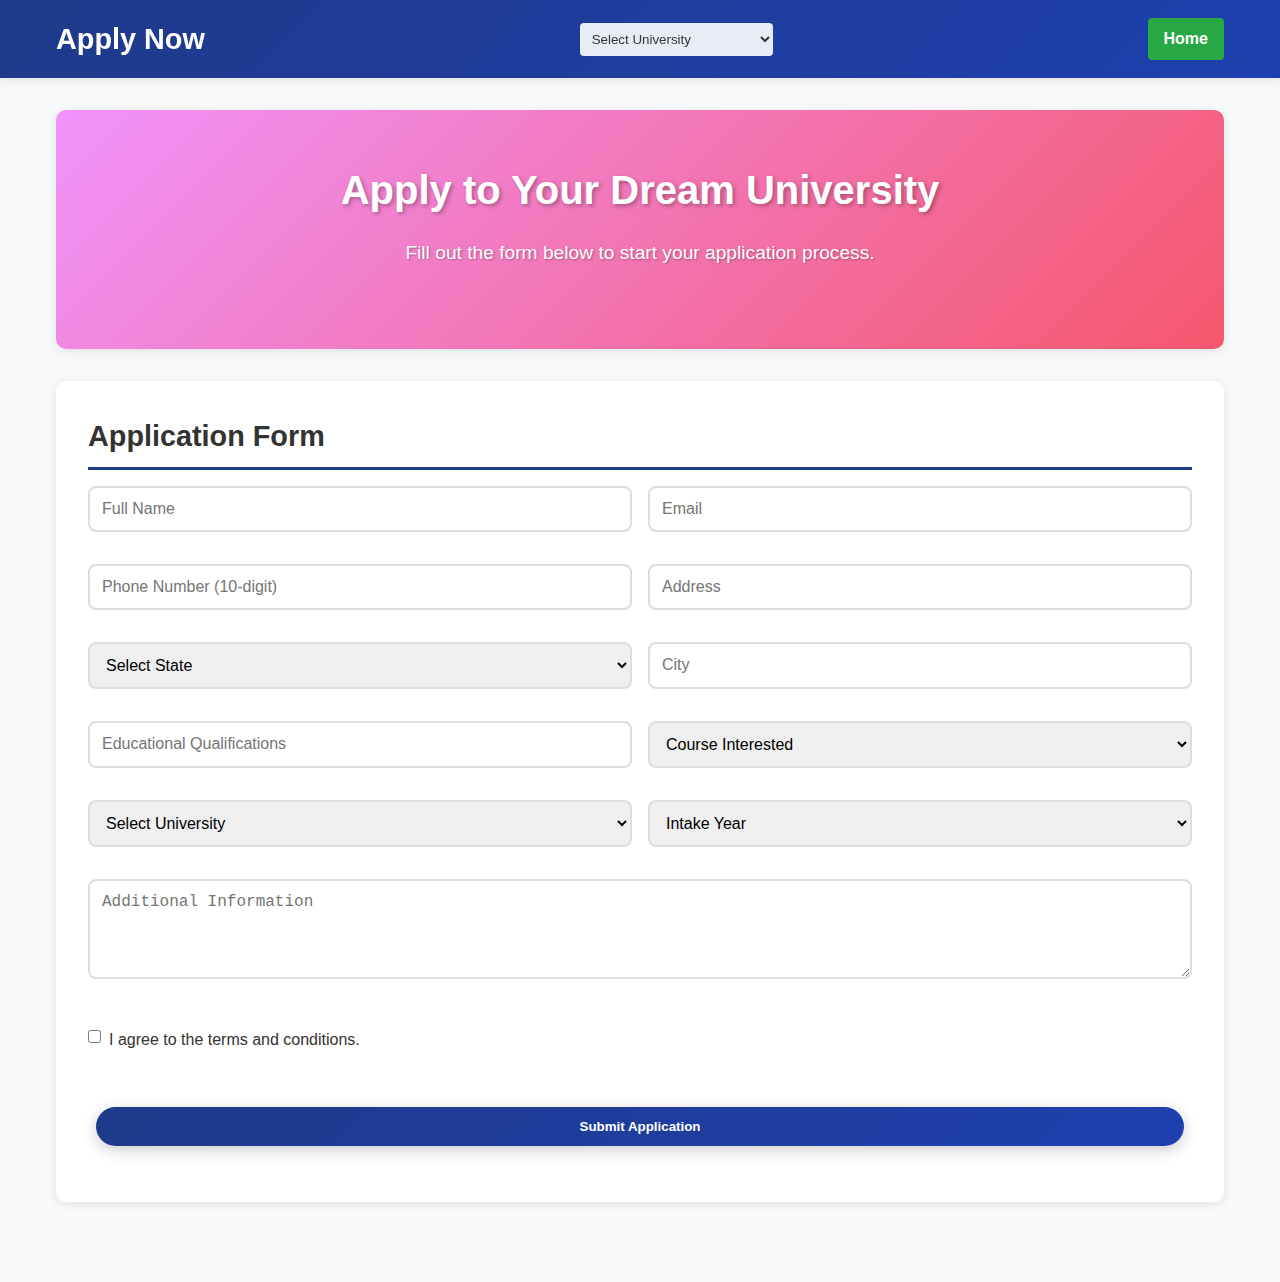
<file: apply.html>
<!DOCTYPE html>
<html lang="en">
<head>
    <meta charset="UTF-8">
    <meta name="viewport" content="width=device-width, initial-scale=1.0">
    <title>Apply Now</title>
    <link rel="stylesheet" href="css/style.css">
</head>
<body>
    <header>
        <nav>
            <div class="nav-container">
                <h1>Apply Now</h1>
                <select id="university-select">
                    <option value="">Select University</option>
                    <option value="university1.html">Tech Innovators University</option>
                    <option value="university2.html">Global Business Academy</option>
                </select>
                <a href="index.html" class="apply-btn">Home</a>
            </div>
        </nav>
    </header>
    <main>
        <section class="hero">
            <h2>Apply to Your Dream University</h2>
            <p>Fill out the form below to start your application process.</p>
        </section>
        <section id="apply-form">
            <h3>Application Form</h3>
            <form id="apply-form">
                <input type="text" name="fullName" placeholder="Full Name" required>
                <input type="email" name="email" placeholder="Email" required>
                <input type="tel" name="phone" placeholder="Phone Number (10-digit)" pattern="[0-9]{10}" required>
                <input type="text" name="address" placeholder="Address" required>
                <select name="state" required>
                    <option value="">Select State</option>
                    <option value="Maharashtra">Maharashtra</option>
                    <option value="Karnataka">Karnataka</option>
                    <!-- Add more states -->
                </select>
                <input type="text" name="city" placeholder="City" required>
                <input type="text" name="qualifications" placeholder="Educational Qualifications" required>
                <select name="course" required>
                    <option value="">Course Interested</option>
                    <option value="Computer Science">Computer Science</option>
                    <option value="Information Technology">Information Technology</option>
                    <option value="MBA">MBA</option>
                    <option value="BBA">BBA</option>
                    <!-- Add more -->
                </select>
                <select name="university" required>
                    <option value="">Select University</option>
                    <option value="Tech Innovators University">Tech Innovators University</option>
                    <option value="Global Business Academy">Global Business Academy</option>
                </select>
                <select name="intakeYear" required>
                    <option value="">Intake Year</option>
                    <option value="2024">2024</option>
                    <option value="2025">2025</option>
                </select>
                <textarea name="additionalInfo" placeholder="Additional Information"></textarea>
                <label><input type="checkbox" name="consent" required> I agree to the terms and conditions.</label>
                <button type="submit" class="btn">Submit Application</button>
            </form>
            <div id="form-message"></div>
        </section>
    </main>
    <script src="js/script.js"></script>
</body>
</html>
</file>
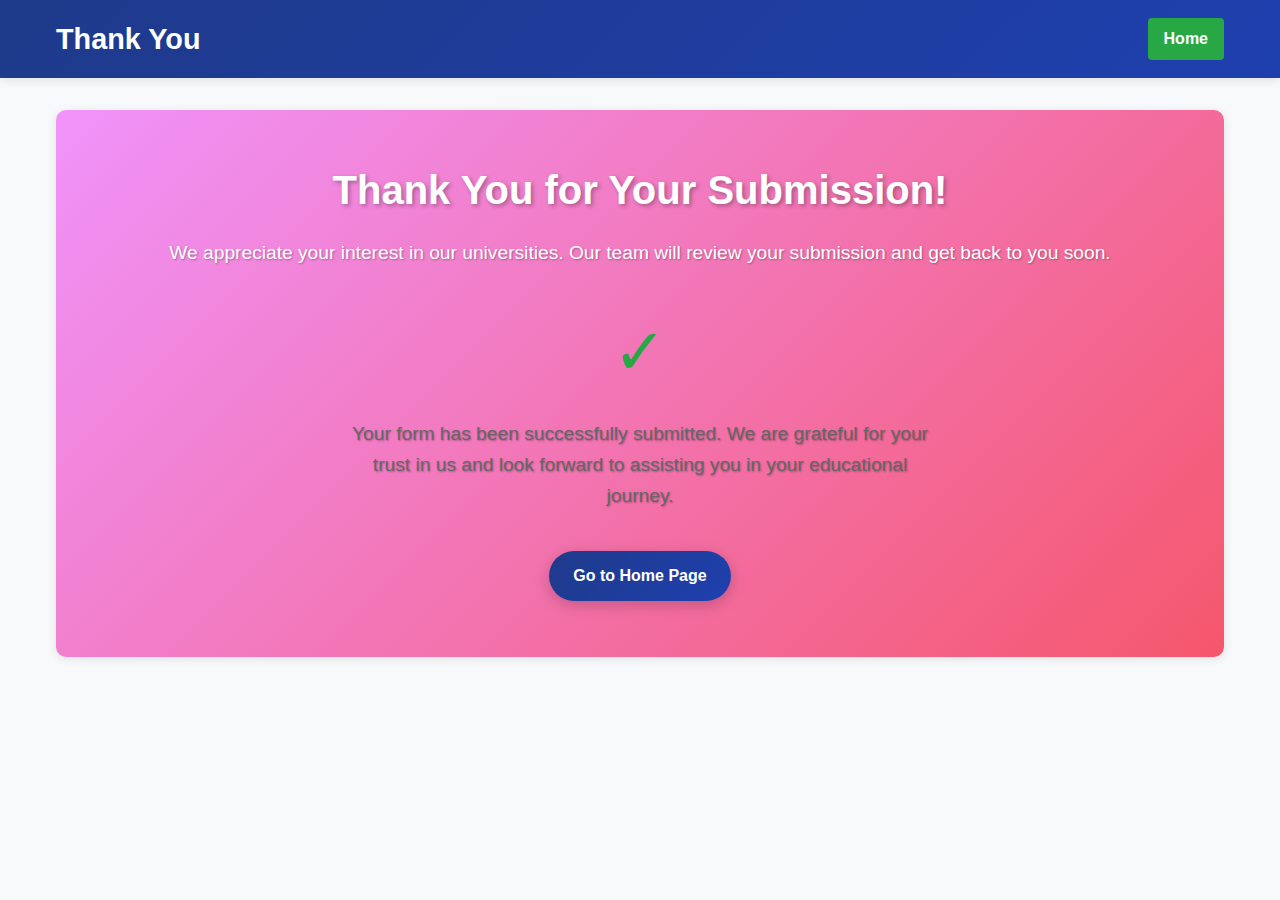
<file: thank-you.html>
<!DOCTYPE html>
<html lang="en">
<head>
    <meta charset="UTF-8">
    <meta name="viewport" content="width=device-width, initial-scale=1.0">
    <title>Thank You</title>
    <link rel="stylesheet" href="css/style.css">
</head>
<body>
    <header>
        <nav>
            <div class="nav-container">
                <h1>Thank You</h1>
                <a href="index.html" class="apply-btn">Home</a>
            </div>
        </nav>
    </header>
    <main>
        <section class="hero animate-fade-in">
            <h2>Thank You for Your Submission!</h2>
            <p>We appreciate your interest in our universities. Our team will review your submission and get back to you soon.</p>
            <div class="thank-you-content">
                <div class="thank-you-icon">✓</div>
                <p class="thank-you-message">Your form has been successfully submitted. We are grateful for your trust in us and look forward to assisting you in your educational journey.</p>
                <a href="index.html" class="btn">Go to Home Page</a>
            </div>
        </section>
    </main>
    <script src="js/script.js"></script>
</body>
</html>
</file>
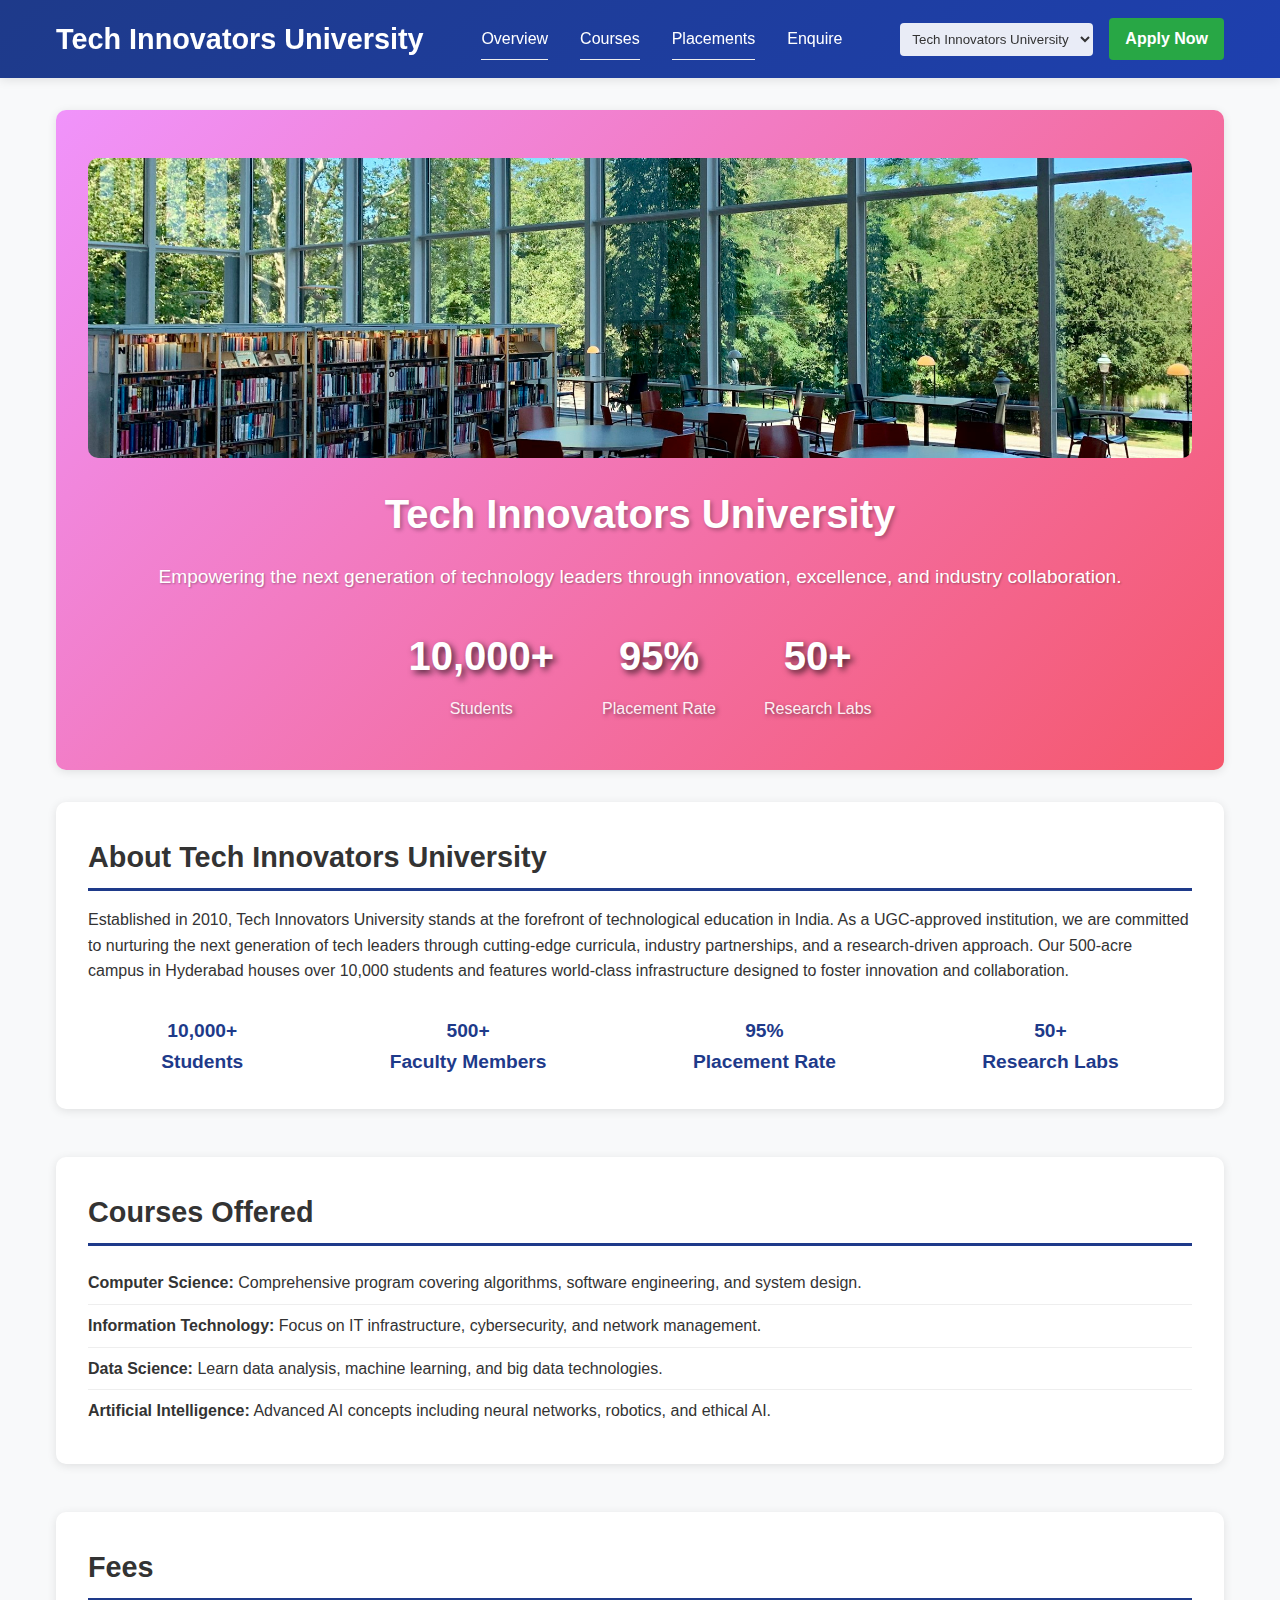
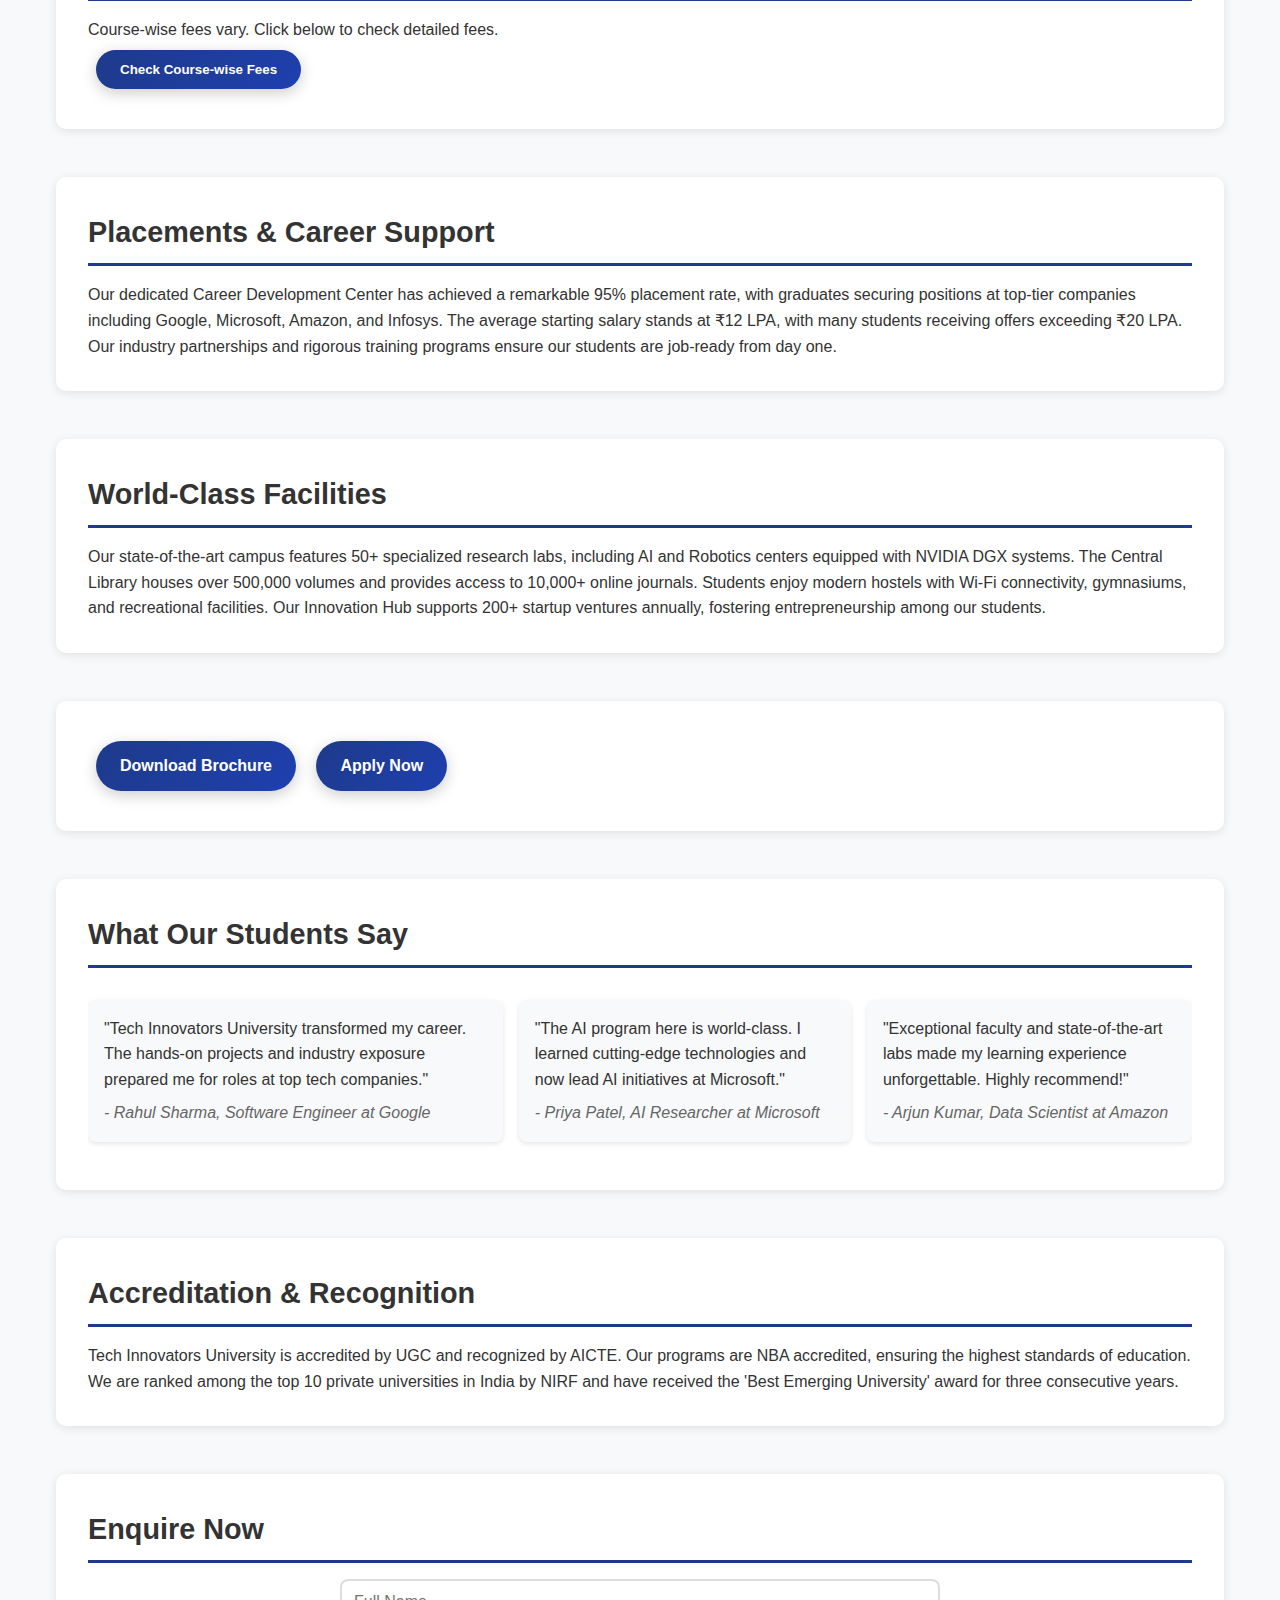
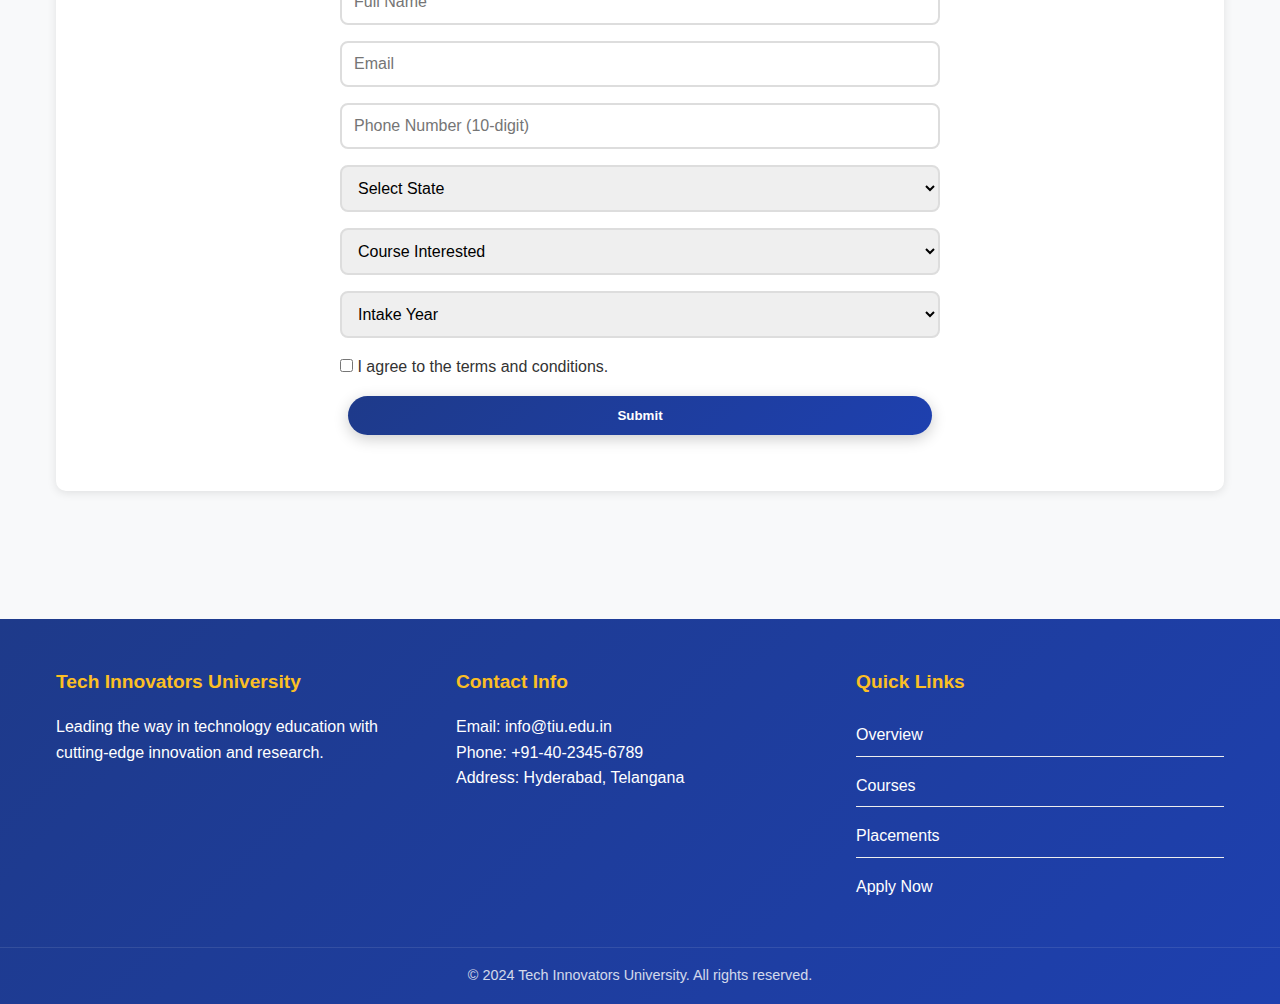
<file: university1.html>
<!DOCTYPE html>
<html lang="en">
<head>
    <meta charset="UTF-8">
    <meta name="viewport" content="width=device-width, initial-scale=1.0">
    <title>Tech Innovators University</title>
    <link rel="stylesheet" href="css/style.css">
</head>
<body>
    <header>
        <nav class="sticky-nav">
            <div class="nav-container">
                <a href="index.html?university=tiu" style="text-decoration: none; color: inherit;"><h1>Tech Innovators University</h1></a>
                <ul class="nav-menu">
                    <li><a href="#overview">Overview</a></li>
                    <li><a href="#courses">Courses</a></li>
                    <li><a href="#placements">Placements</a></li>
                    <li><a href="#lead-form">Enquire</a></li>
                </ul>
                <div class="nav-actions">
                    <select id="university-select">
                        <option value="">Select University</option>
                        <option value="university1.html" selected>Tech Innovators University</option>
                        <option value="university2.html">Global Business Academy</option>
                    </select>
                    <a href="apply.html" class="apply-btn">Apply Now</a>
                </div>
            </div>
        </nav>
    </header>
    <main>
        <section class="hero animate-fade-in">
            <img src="images/modern-tech-campus.jpg" alt="Modern Technology University Campus with Innovation Labs" class="hero-image">
            <h2>Tech Innovators University</h2>
            <p>Empowering the next generation of technology leaders through innovation, excellence, and industry collaboration.</p>
            <div class="hero-stats">
                <div class="hero-stat">
                    <span class="stat-number">10,000+</span>
                    <span class="stat-label">Students</span>
                </div>
                <div class="hero-stat">
                    <span class="stat-number">95%</span>
                    <span class="stat-label">Placement Rate</span>
                </div>
                <div class="hero-stat">
                    <span class="stat-number">50+</span>
                    <span class="stat-label">Research Labs</span>
                </div>
            </div>
        </section>
        <section id="overview" class="animate-slide-up">
            <h3>About Tech Innovators University</h3>
            <p>Established in 2010, Tech Innovators University stands at the forefront of technological education in India. As a UGC-approved institution, we are committed to nurturing the next generation of tech leaders through cutting-edge curricula, industry partnerships, and a research-driven approach. Our 500-acre campus in Hyderabad houses over 10,000 students and features world-class infrastructure designed to foster innovation and collaboration.</p>
            <div class="stats">
                <div class="stat"><strong>10,000+</strong><br>Students</div>
                <div class="stat"><strong>500+</strong><br>Faculty Members</div>
                <div class="stat"><strong>95%</strong><br>Placement Rate</div>
                <div class="stat"><strong>50+</strong><br>Research Labs</div>
            </div>
        </section>
        <section id="courses" class="animate-slide-up">
            <h3>Courses Offered</h3>
            <ul>
                <li><strong>Computer Science:</strong> Comprehensive program covering algorithms, software engineering, and system design.</li>
                <li><strong>Information Technology:</strong> Focus on IT infrastructure, cybersecurity, and network management.</li>
                <li><strong>Data Science:</strong> Learn data analysis, machine learning, and big data technologies.</li>
                <li><strong>Artificial Intelligence:</strong> Advanced AI concepts including neural networks, robotics, and ethical AI.</li>
            </ul>
        </section>
        <section id="fees" class="animate-slide-up">
            <h3>Fees</h3>
            <p>Course-wise fees vary. Click below to check detailed fees.</p>
            <button id="check-fees-btn" class="btn">Check Course-wise Fees</button>
        </section>
        <section id="placements" class="animate-slide-up">
            <h3>Placements & Career Support</h3>
            <p>Our dedicated Career Development Center has achieved a remarkable 95% placement rate, with graduates securing positions at top-tier companies including Google, Microsoft, Amazon, and Infosys. The average starting salary stands at ₹12 LPA, with many students receiving offers exceeding ₹20 LPA. Our industry partnerships and rigorous training programs ensure our students are job-ready from day one.</p>
        </section>
        <section id="facilities" class="animate-slide-up">
            <h3>World-Class Facilities</h3>
            <p>Our state-of-the-art campus features 50+ specialized research labs, including AI and Robotics centers equipped with NVIDIA DGX systems. The Central Library houses over 500,000 volumes and provides access to 10,000+ online journals. Students enjoy modern hostels with Wi-Fi connectivity, gymnasiums, and recreational facilities. Our Innovation Hub supports 200+ startup ventures annually, fostering entrepreneurship among our students.</p>
        </section>
        <section id="ctas" class="animate-slide-up">
            <a href="brochure.pdf" class="btn" download>Download Brochure</a>
            <a href="apply.html" class="btn">Apply Now</a>
        </section>
        <section id="testimonials" class="animate-slide-up">
            <h3>What Our Students Say</h3>
            <div class="testimonial-slider">
                <div class="testimonial">
                    <p>"Tech Innovators University transformed my career. The hands-on projects and industry exposure prepared me for roles at top tech companies."</p>
                    <cite>- Rahul Sharma, Software Engineer at Google</cite>
                </div>
                <div class="testimonial">
                    <p>"The AI program here is world-class. I learned cutting-edge technologies and now lead AI initiatives at Microsoft."</p>
                    <cite>- Priya Patel, AI Researcher at Microsoft</cite>
                </div>
                <div class="testimonial">
                    <p>"Exceptional faculty and state-of-the-art labs made my learning experience unforgettable. Highly recommend!"</p>
                    <cite>- Arjun Kumar, Data Scientist at Amazon</cite>
                </div>
            </div>
        </section>
        <section id="accreditation" class="animate-slide-up">
            <h3>Accreditation & Recognition</h3>
            <p>Tech Innovators University is accredited by UGC and recognized by AICTE. Our programs are NBA accredited, ensuring the highest standards of education. We are ranked among the top 10 private universities in India by NIRF and have received the 'Best Emerging University' award for three consecutive years.</p>
        </section>
        <section id="lead-form" class="animate-slide-up">
            <h3>Enquire Now</h3>
            <form id="lead-form">
                <input type="text" name="fullName" placeholder="Full Name" required>
                <input type="email" name="email" placeholder="Email" required>
                <input type="tel" name="phone" placeholder="Phone Number (10-digit)" pattern="[0-9]{10}" required>
                <select name="state" required>
                    <option value="">Select State</option>
                    <option value="Andhra Pradesh">Andhra Pradesh</option>
                    <option value="Arunachal Pradesh">Arunachal Pradesh</option>
                    <option value="Assam">Assam</option>
                    <option value="Bihar">Bihar</option>
                    <option value="Chhattisgarh">Chhattisgarh</option>
                    <option value="Goa">Goa</option>
                    <option value="Gujarat">Gujarat</option>
                    <option value="Haryana">Haryana</option>
                    <option value="Himachal Pradesh">Himachal Pradesh</option>
                    <option value="Jharkhand">Jharkhand</option>
                    <option value="Karnataka">Karnataka</option>
                    <option value="Kerala">Kerala</option>
                    <option value="Madhya Pradesh">Madhya Pradesh</option>
                    <option value="Maharashtra">Maharashtra</option>
                    <option value="Manipur">Manipur</option>
                    <option value="Meghalaya">Meghalaya</option>
                    <option value="Mizoram">Mizoram</option>
                    <option value="Nagaland">Nagaland</option>
                    <option value="Odisha">Odisha</option>
                    <option value="Punjab">Punjab</option>
                    <option value="Rajasthan">Rajasthan</option>
                    <option value="Sikkim">Sikkim</option>
                    <option value="Tamil Nadu">Tamil Nadu</option>
                    <option value="Telangana">Telangana</option>
                    <option value="Tripura">Tripura</option>
                    <option value="Uttar Pradesh">Uttar Pradesh</option>
                    <option value="Uttarakhand">Uttarakhand</option>
                    <option value="West Bengal">West Bengal</option>
                    <option value="Delhi">Delhi</option>
                    <option value="Jammu and Kashmir">Jammu and Kashmir</option>
                    <option value="Ladakh">Ladakh</option>
                    <option value="Puducherry">Puducherry</option>
                </select>
                <select name="course" required>
                    <option value="">Course Interested</option>
                    <option value="Computer Science">Computer Science</option>
                    <option value="Information Technology">Information Technology</option>
                    <option value="Data Science">Data Science</option>
                    <option value="Artificial Intelligence">Artificial Intelligence</option>
                    <option value="Cybersecurity">Cybersecurity</option>
                    <option value="Software Engineering">Software Engineering</option>
                </select>
                <select name="intakeYear" required>
                    <option value="">Intake Year</option>
                    <option value="2024">2024</option>
                    <option value="2025">2025</option>
                    <option value="2026">2026</option>
                    <option value="2027">2027</option>
                </select>
                <label><input type="checkbox" name="consent" required> I agree to the terms and conditions.</label>
                <button type="submit" class="btn">Submit</button>
            </form>
            <div id="form-message"></div>
        </section>
    </main>
    <div id="fees-modal" class="modal">
        <div class="modal-content">
            <span class="close">&times;</span>
            <h3>Course-wise Fees</h3>
            <div id="fees-content"></div>
        </div>
    </div>
    <div id="success-modal" class="modal">
        <div class="modal-content">
            <span class="close">&times;</span>
            <h3>Thank You!</h3>
            <p>Thank you for your enquiry! We will get back to you soon.</p>
            <button class="btn close-modal-btn">Close</button>
        </div>
    </div>
    <footer>
        <div class="footer-content">
            <div class="footer-section">
                <h4>Tech Innovators University</h4>
                <p>Leading the way in technology education with cutting-edge innovation and research.</p>
            </div>
            <div class="footer-section">
                <h4>Contact Info</h4>
                <p>Email: info@tiu.edu.in<br>Phone: +91-40-2345-6789<br>Address: Hyderabad, Telangana</p>
            </div>
            <div class="footer-section">
                <h4>Quick Links</h4>
                <ul>
                    <li><a href="#overview">Overview</a></li>
                    <li><a href="#courses">Courses</a></li>
                    <li><a href="#placements">Placements</a></li>
                    <li><a href="apply.html">Apply Now</a></li>
                </ul>
            </div>
        </div>
        <div class="footer-bottom">
            <p>&copy; 2024 Tech Innovators University. All rights reserved.</p>
        </div>
    </footer>
    <script src="js/script.js"></script>
</body>
</html>
</file>
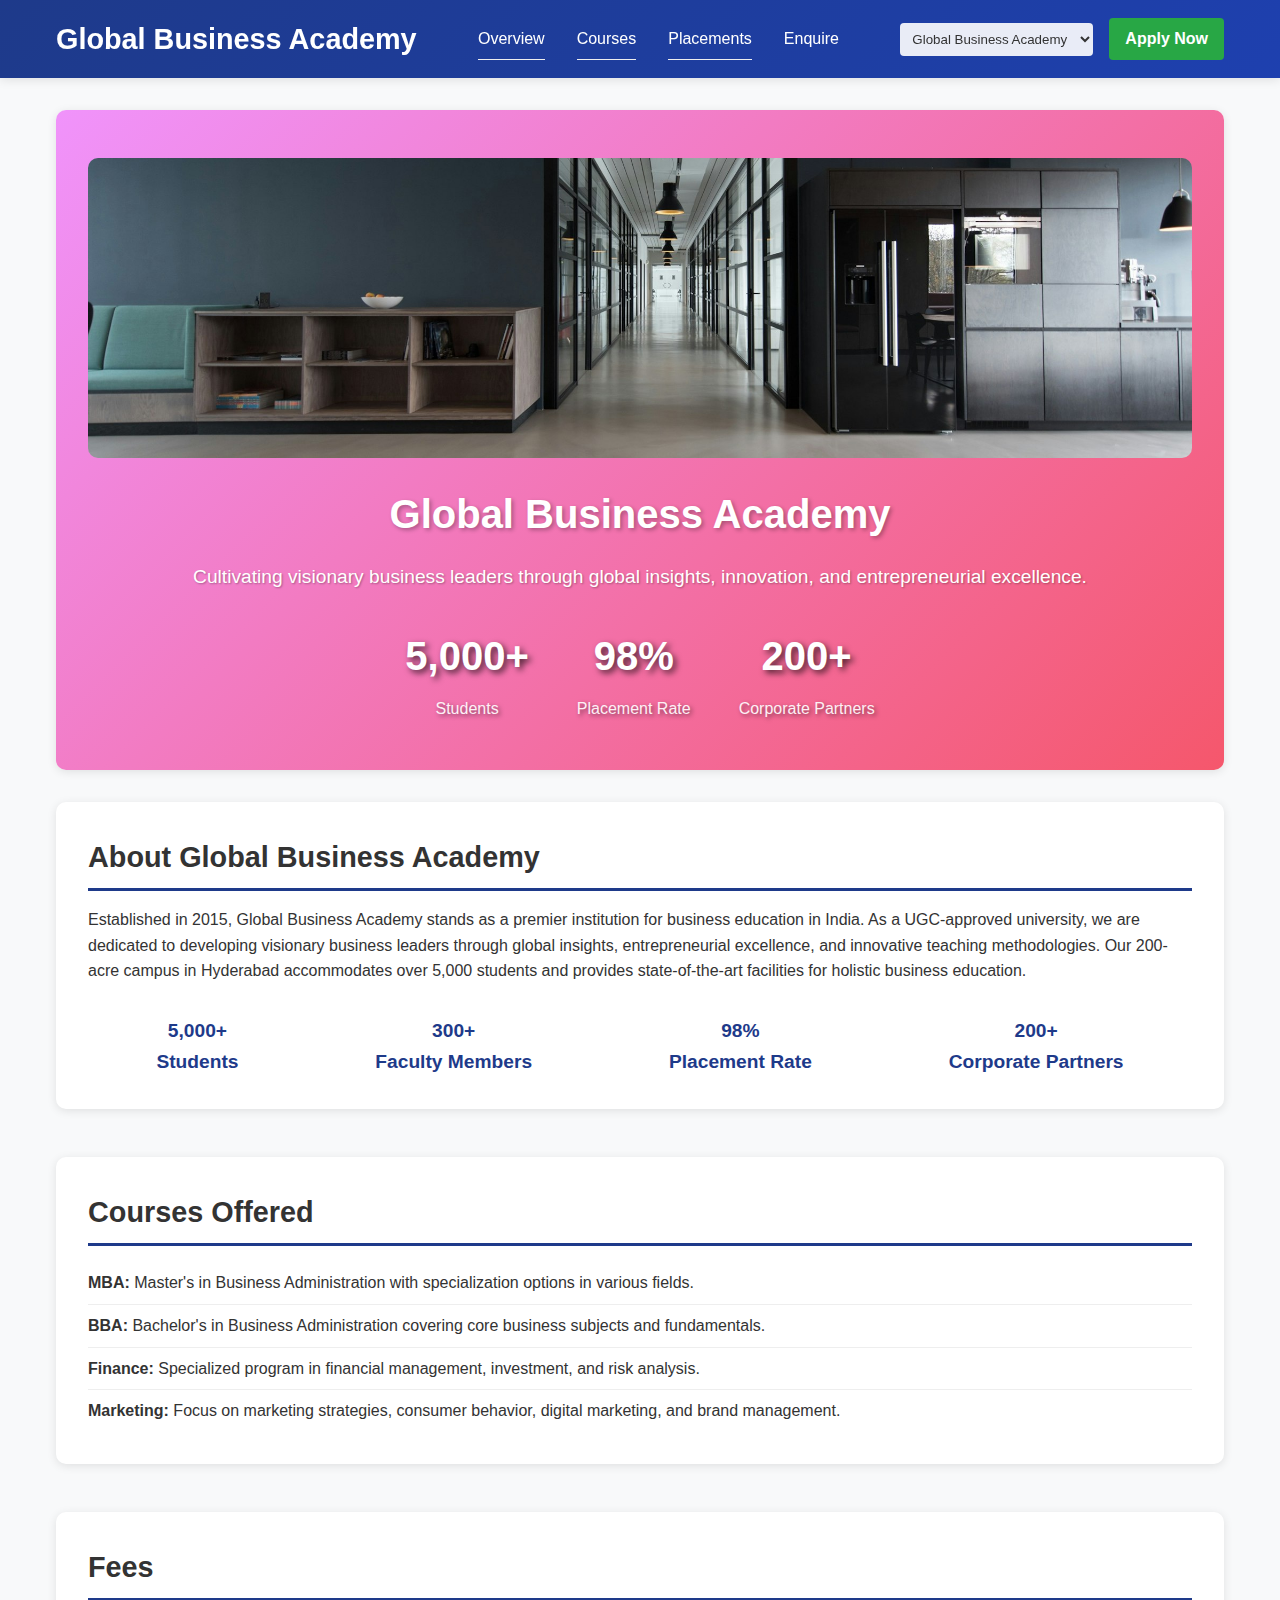
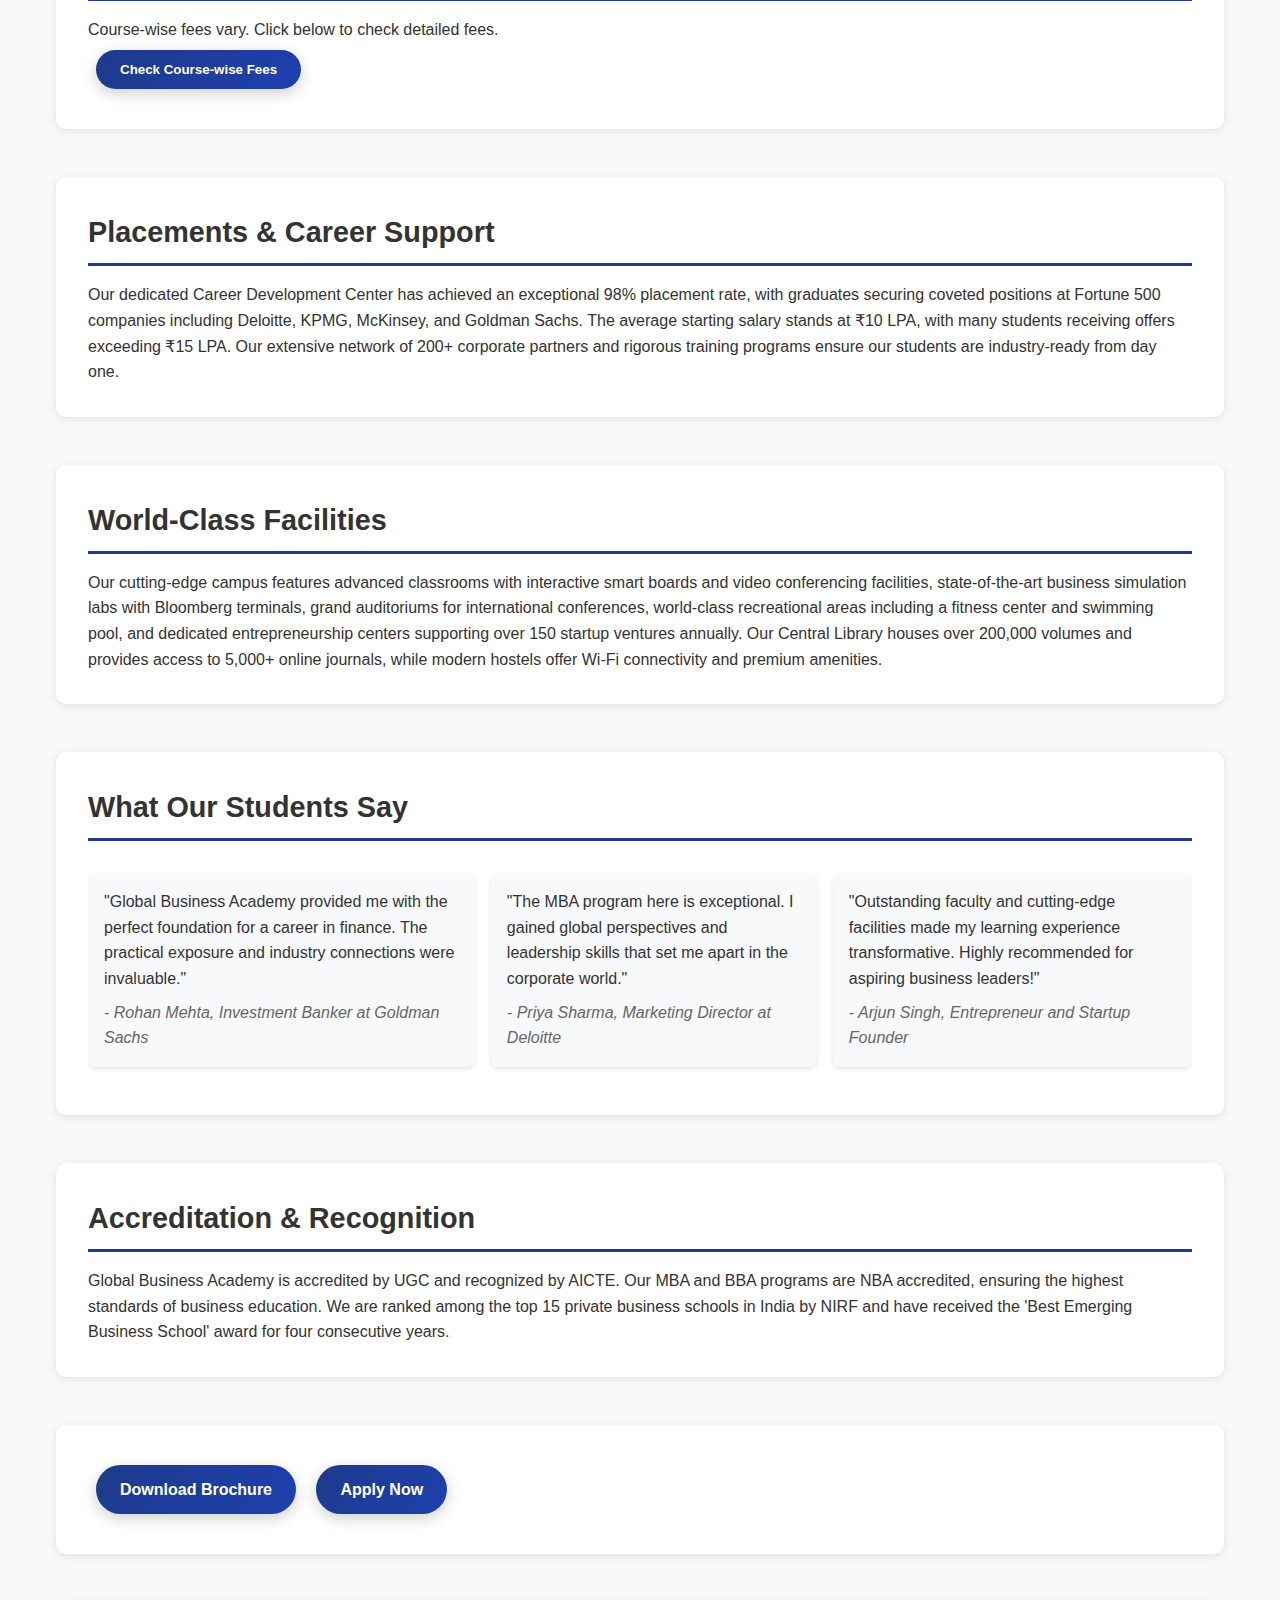
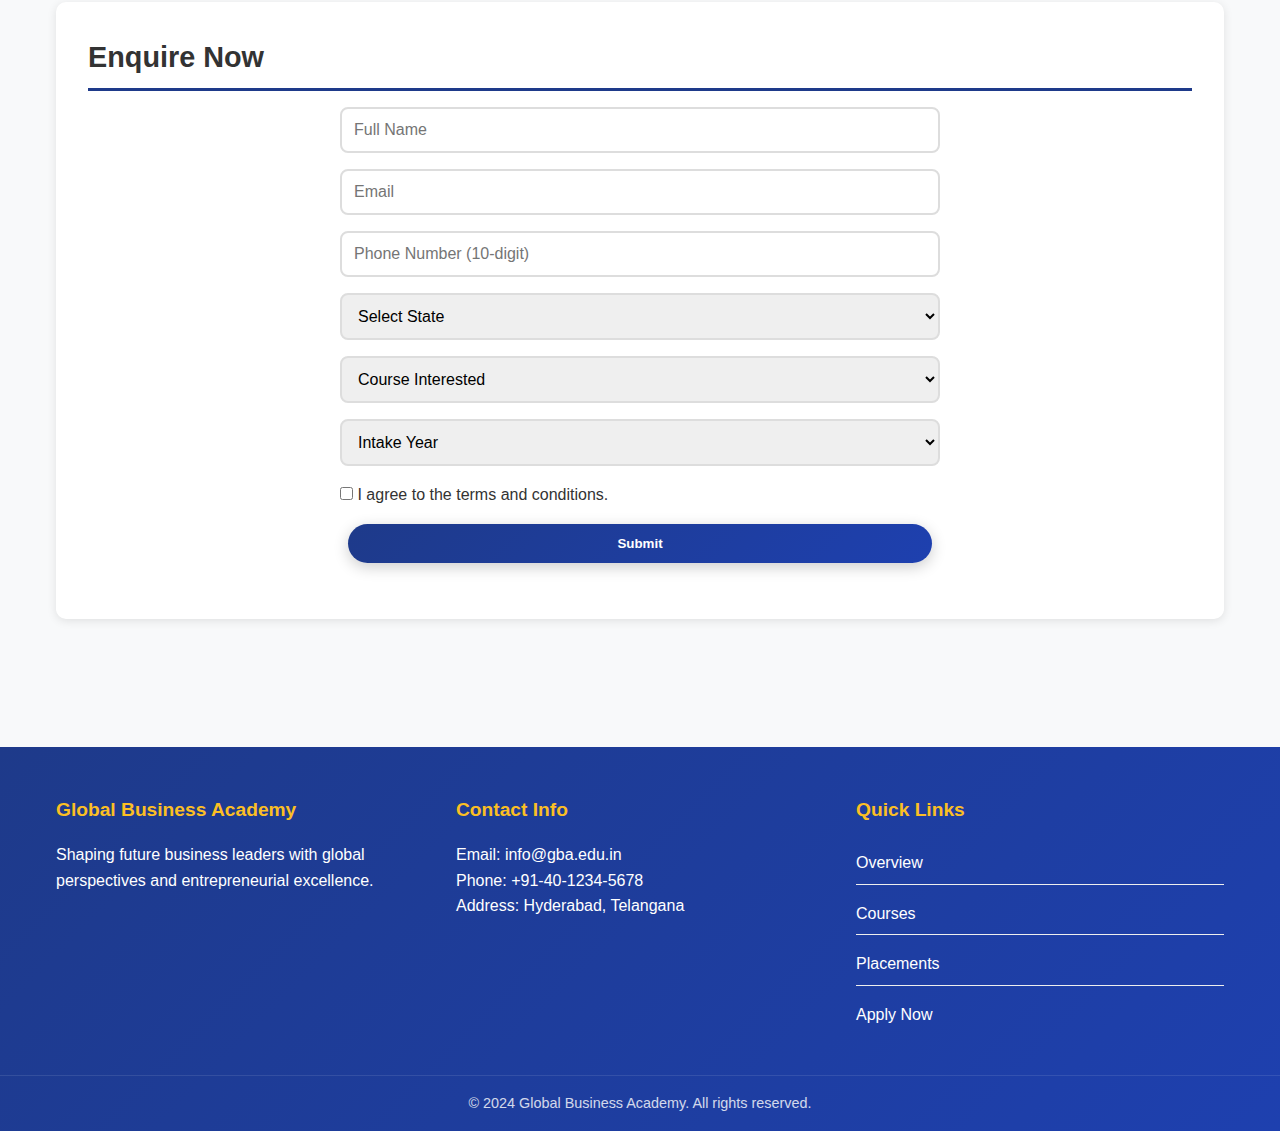
<file: university2.html>
<!DOCTYPE html>
<html lang="en">
<head>
    <meta charset="UTF-8">
    <meta name="viewport" content="width=device-width, initial-scale=1.0">
    <title>Global Business Academy</title>
    <link rel="stylesheet" href="css/style.css">
</head>
<body>
    <header>
        <nav class="sticky-nav">
            <div class="nav-container">
                <a href="index.html?university=gba" style="text-decoration: none; color: inherit;"><h1>Global Business Academy</h1></a>
                <ul class="nav-menu">
                    <li><a href="#overview">Overview</a></li>
                    <li><a href="#courses">Courses</a></li>
                    <li><a href="#placements">Placements</a></li>
                    <li><a href="#lead-form">Enquire</a></li>
                </ul>
                <div class="nav-actions">
                    <select id="university-select">
                        <option value="">Select University</option>
                        <option value="university1.html">Tech Innovators University</option>
                        <option value="university2.html" selected>Global Business Academy</option>
                    </select>
                    <a href="apply.html" class="apply-btn">Apply Now</a>
                </div>
            </div>
        </nav>
    </header>
    <main>
        <section class="hero animate-fade-in">
            <img src="images/premium-business-campus.jpg" alt="Premium Business University Campus with Modern Architecture" class="hero-image">
            <h2>Global Business Academy</h2>
            <p>Cultivating visionary business leaders through global insights, innovation, and entrepreneurial excellence.</p>
            <div class="hero-stats">
                <div class="hero-stat">
                    <span class="stat-number">5,000+</span>
                    <span class="stat-label">Students</span>
                </div>
                <div class="hero-stat">
                    <span class="stat-number">98%</span>
                    <span class="stat-label">Placement Rate</span>
                </div>
                <div class="hero-stat">
                    <span class="stat-number">200+</span>
                    <span class="stat-label">Corporate Partners</span>
                </div>
            </div>
        </section>
        <section id="overview" class="animate-slide-up">
            <h3>About Global Business Academy</h3>
            <p>Established in 2015, Global Business Academy stands as a premier institution for business education in India. As a UGC-approved university, we are dedicated to developing visionary business leaders through global insights, entrepreneurial excellence, and innovative teaching methodologies. Our 200-acre campus in Hyderabad accommodates over 5,000 students and provides state-of-the-art facilities for holistic business education.</p>
            <div class="stats">
                <div class="stat"><strong>5,000+</strong><br>Students</div>
                <div class="stat"><strong>300+</strong><br>Faculty Members</div>
                <div class="stat"><strong>98%</strong><br>Placement Rate</div>
                <div class="stat"><strong>200+</strong><br>Corporate Partners</div>
            </div>
        </section>
        <section id="courses" class="animate-slide-up">
            <h3>Courses Offered</h3>
            <ul>
                <li><strong>MBA:</strong> Master's in Business Administration with specialization options in various fields.</li>
                <li><strong>BBA:</strong> Bachelor's in Business Administration covering core business subjects and fundamentals.</li>
                <li><strong>Finance:</strong> Specialized program in financial management, investment, and risk analysis.</li>
                <li><strong>Marketing:</strong> Focus on marketing strategies, consumer behavior, digital marketing, and brand management.</li>
            </ul>
        </section>
        <section id="fees" class="animate-slide-up">
            <h3>Fees</h3>
            <p>Course-wise fees vary. Click below to check detailed fees.</p>
            <button id="check-fees-btn" class="btn">Check Course-wise Fees</button>
        </section>
        <section id="placements" class="animate-slide-up">
            <h3>Placements & Career Support</h3>
            <p>Our dedicated Career Development Center has achieved an exceptional 98% placement rate, with graduates securing coveted positions at Fortune 500 companies including Deloitte, KPMG, McKinsey, and Goldman Sachs. The average starting salary stands at ₹10 LPA, with many students receiving offers exceeding ₹15 LPA. Our extensive network of 200+ corporate partners and rigorous training programs ensure our students are industry-ready from day one.</p>
        </section>
        <section id="facilities" class="animate-slide-up">
            <h3>World-Class Facilities</h3>
            <p>Our cutting-edge campus features advanced classrooms with interactive smart boards and video conferencing facilities, state-of-the-art business simulation labs with Bloomberg terminals, grand auditoriums for international conferences, world-class recreational areas including a fitness center and swimming pool, and dedicated entrepreneurship centers supporting over 150 startup ventures annually. Our Central Library houses over 200,000 volumes and provides access to 5,000+ online journals, while modern hostels offer Wi-Fi connectivity and premium amenities.</p>
        </section>
        <section id="testimonials" class="animate-slide-up">
            <h3>What Our Students Say</h3>
            <div class="testimonial-slider">
                <div class="testimonial">
                    <p>"Global Business Academy provided me with the perfect foundation for a career in finance. The practical exposure and industry connections were invaluable."</p>
                    <cite>- Rohan Mehta, Investment Banker at Goldman Sachs</cite>
                </div>
                <div class="testimonial">
                    <p>"The MBA program here is exceptional. I gained global perspectives and leadership skills that set me apart in the corporate world."</p>
                    <cite>- Priya Sharma, Marketing Director at Deloitte</cite>
                </div>
                <div class="testimonial">
                    <p>"Outstanding faculty and cutting-edge facilities made my learning experience transformative. Highly recommended for aspiring business leaders!"</p>
                    <cite>- Arjun Singh, Entrepreneur and Startup Founder</cite>
                </div>
            </div>
        </section>
        <section id="accreditation" class="animate-slide-up">
            <h3>Accreditation & Recognition</h3>
            <p>Global Business Academy is accredited by UGC and recognized by AICTE. Our MBA and BBA programs are NBA accredited, ensuring the highest standards of business education. We are ranked among the top 15 private business schools in India by NIRF and have received the 'Best Emerging Business School' award for four consecutive years.</p>
        </section>
        <section id="ctas" class="animate-slide-up">
            <a href="brochure.pdf" class="btn" download>Download Brochure</a>
            <a href="apply.html" class="btn">Apply Now</a>
        </section>
        <section id="lead-form" class="animate-slide-up">
            <h3>Enquire Now</h3>
            <form id="lead-form">
                <input type="text" name="fullName" placeholder="Full Name" required>
                <input type="email" name="email" placeholder="Email" required>
                <input type="tel" name="phone" placeholder="Phone Number (10-digit)" pattern="[0-9]{10}" required>
                <select name="state" required>
                    <option value="">Select State</option>
                    <option value="Andhra Pradesh">Andhra Pradesh</option>
                    <option value="Arunachal Pradesh">Arunachal Pradesh</option>
                    <option value="Assam">Assam</option>
                    <option value="Bihar">Bihar</option>
                    <option value="Chhattisgarh">Chhattisgarh</option>
                    <option value="Goa">Goa</option>
                    <option value="Gujarat">Gujarat</option>
                    <option value="Haryana">Haryana</option>
                    <option value="Himachal Pradesh">Himachal Pradesh</option>
                    <option value="Jharkhand">Jharkhand</option>
                    <option value="Karnataka">Karnataka</option>
                    <option value="Kerala">Kerala</option>
                    <option value="Madhya Pradesh">Madhya Pradesh</option>
                    <option value="Maharashtra">Maharashtra</option>
                    <option value="Manipur">Manipur</option>
                    <option value="Meghalaya">Meghalaya</option>
                    <option value="Mizoram">Mizoram</option>
                    <option value="Nagaland">Nagaland</option>
                    <option value="Odisha">Odisha</option>
                    <option value="Punjab">Punjab</option>
                    <option value="Rajasthan">Rajasthan</option>
                    <option value="Sikkim">Sikkim</option>
                    <option value="Tamil Nadu">Tamil Nadu</option>
                    <option value="Telangana">Telangana</option>
                    <option value="Tripura">Tripura</option>
                    <option value="Uttar Pradesh">Uttar Pradesh</option>
                    <option value="Uttarakhand">Uttarakhand</option>
                    <option value="West Bengal">West Bengal</option>
                    <option value="Delhi">Delhi</option>
                    <option value="Jammu and Kashmir">Jammu and Kashmir</option>
                    <option value="Ladakh">Ladakh</option>
                    <option value="Puducherry">Puducherry</option>
                </select>
                <select name="course" required>
                    <option value="">Course Interested</option>
                    <option value="MBA">MBA</option>
                    <option value="BBA">BBA</option>
                    <option value="Finance">Finance</option>
                    <option value="Marketing">Marketing</option>
                    <option value="Human Resources">Human Resources</option>
                    <option value="International Business">International Business</option>
                </select>
                <select name="intakeYear" required>
                    <option value="">Intake Year</option>
                    <option value="2024">2024</option>
                    <option value="2025">2025</option>
                    <option value="2026">2026</option>
                    <option value="2027">2027</option>
                </select>
                <label><input type="checkbox" name="consent" required> I agree to the terms and conditions.</label>
                <button type="submit" class="btn">Submit</button>
            </form>
            <div id="form-message"></div>
        </section>
    </main>
    <div id="fees-modal" class="modal">
        <div class="modal-content">
            <span class="close">&times;</span>
            <h3>Course-wise Fees</h3>
            <div id="fees-content"></div>
        </div>
    </div>
    <div id="success-modal" class="modal">
        <div class="modal-content">
            <span class="close">&times;</span>
            <h3>Thank You!</h3>
            <p>Thank you for your enquiry! We will get back to you soon.</p>
            <button class="btn close-modal-btn">Close</button>
        </div>
    </div>
    <footer>
        <div class="footer-content">
            <div class="footer-section">
                <h4>Global Business Academy</h4>
                <p>Shaping future business leaders with global perspectives and entrepreneurial excellence.</p>
            </div>
            <div class="footer-section">
                <h4>Contact Info</h4>
                <p>Email: info@gba.edu.in<br>Phone: +91-40-1234-5678<br>Address: Hyderabad, Telangana</p>
            </div>
            <div class="footer-section">
                <h4>Quick Links</h4>
                <ul>
                    <li><a href="#overview">Overview</a></li>
                    <li><a href="#courses">Courses</a></li>
                    <li><a href="#placements">Placements</a></li>
                    <li><a href="apply.html">Apply Now</a></li>
                </ul>
            </div>
        </div>
        <div class="footer-bottom">
            <p>&copy; 2024 Global Business Academy. All rights reserved.</p>
        </div>
    </footer>
    <script src="js/script.js"></script>
</body>
</html>
</file>
<file: css/style.css>
/* Basic Reset */
* {
    margin: 0;
    padding: 0;
    box-sizing: border-box;
}

body {
    font-family: 'Segoe UI', Tahoma, Geneva, Verdana, sans-serif;
    line-height: 1.6;
    color: #333;
    background-color: #f8f9fa;
}

header {
    background: linear-gradient(135deg, #1e3a8a 0%, #1e40af 100%);
    color: white;
    padding: 1rem 0;
    box-shadow: 0 2px 10px rgba(0,0,0,0.1);
    position: sticky;
    top: 0;
    z-index: 1000;
}

.sticky-nav {
    position: sticky;
    top: 0;
    z-index: 1000;
}

.nav-container {
    max-width: 1200px;
    margin: 0 auto;
    display: flex;
    justify-content: space-between;
    align-items: center;
    padding: 0 1rem;
    flex-wrap: wrap;
}


.nav-container h1 {
    font-size: 1.8rem;
    font-weight: 700;
    margin: 0;
}

.nav-menu {
    display: flex;
    list-style: none;
    margin: 0;
    padding: 0;
    gap: 2rem;
}

.nav-menu li a {
    color: white;
    text-decoration: none;
    font-weight: 500;
    transition: color 0.3s ease;
    padding: 0.5rem 0;
}

.nav-menu li a:hover {
    color: #fbbf24;
}

.nav-actions {
    display: flex;
    align-items: center;
    gap: 1rem;
}

#university-select {
    padding: 0.5rem;
    border: none;
    border-radius: 4px;
    background-color: rgba(255,255,255,0.9);
    color: #333;
    font-weight: 500;
}

.apply-btn {
    background-color: #28a745;
    color: white;
    padding: 0.5rem 1rem;
    text-decoration: none;
    border-radius: 4px;
    transition: background-color 0.3s ease;
    font-weight: 600;
}

.apply-btn:hover {
    background-color: #218838;
}

main {
    max-width: 1200px;
    margin: 0 auto;
    padding: 2rem 1rem;
}

.hero {
    background: linear-gradient(135deg, #f093fb 0%, #f5576c 100%);
    color: white;
    padding: 3rem 2rem;
    text-align: center;
    margin-bottom: 2rem;
    border-radius: 10px;
    position: relative;
    overflow: hidden;
}

.hero-image {
    width: 100%;
    height: 300px;
    object-fit: cover;
    border-radius: 10px;
    margin-bottom: 1rem;
}

.hero h2 {
    font-size: 2.5rem;
    margin-bottom: 1rem;
    font-weight: 700;
    text-shadow: 2px 2px 4px rgba(0,0,0,0.3);
}

.hero p {
    font-size: 1.2rem;
    margin: 0 0 2rem 0;
    text-shadow: 1px 1px 2px rgba(0,0,0,0.3);
}

.hero-stats {
    display: flex;
    justify-content: center;
    gap: 3rem;
    margin-top: 2rem;
    flex-wrap: wrap;
}

.hero-stat {
    text-align: center;
    color: white;
    text-shadow: 2px 2px 4px rgba(0,0,0,0.5);
}

.stat-number {
    display: block;
    font-size: 2.5rem;
    font-weight: 700;
    margin-bottom: 0.5rem;
    text-shadow: 3px 3px 6px rgba(0,0,0,0.7);
}

.stat-label {
    font-size: 1rem;
    font-weight: 500;
    opacity: 0.9;
}

.btn {
    display: inline-block;
    background: linear-gradient(135deg, #1e3a8a 0%, #1e40af 100%);
    color: white;
    padding: 0.75rem 1.5rem;
    text-decoration: none;
    border-radius: 25px;
    margin: 0.5rem;
    border: none;
    cursor: pointer;
    font-weight: 600;
    transition: all 0.3s ease;
    box-shadow: 0 4px 15px rgba(0,0,0,0.2);
}

.btn:hover {
    transform: translateY(-2px);
    box-shadow: 0 6px 20px rgba(0,0,0,0.3);
    background: linear-gradient(135deg, #1e40af 0%, #1e3a8a 100%);
}

section {
    margin-bottom: 3rem;
    background: white;
    padding: 2rem;
    border-radius: 10px;
    box-shadow: 0 2px 10px rgba(0,0,0,0.1);
    transition: transform 0.3s ease;
}

section:hover {
    transform: translateY(-5px);
}

section h3 {
    font-size: 1.8rem;
    margin-bottom: 1rem;
    font-weight: 700;
    border-bottom: 3px solid #1e3a8a;
    padding-bottom: 0.5rem;
    color: #333;
}

ul {
    list-style-type: none;
    padding: 0;
}

ul li {
    padding: 0.5rem 0;
    border-bottom: 1px solid #eee;
}

ul li:last-child {
    border-bottom: none;
}

form {
    display: flex;
    flex-direction: column;
    max-width: 600px;
    margin: 0 auto;
}

#apply-form form {
    max-width: none;
    display: grid;
    grid-template-columns: 1fr 1fr;
    gap: 1rem;
}

#apply-form form h4 {
    grid-column: 1 / -1;
    margin-top: 2rem;
    margin-bottom: 1rem;
    font-size: 1.2rem;
    color: #1e3a8a;
    border-bottom: 2px solid #1e3a8a;
    padding-bottom: 0.5rem;
}

#apply-form form textarea {
    grid-column: 1 / -1;
}

#apply-form form label {
    grid-column: 1 / -1;
    display: flex;
    align-items: flex-start;
    font-weight: normal;
    margin-top: 1rem;
}

#apply-form form label input[type="checkbox"] {
    width: auto;
    margin-right: 0.5rem;
    margin-top: 0.2rem;
}

#apply-form form button {
    grid-column: 1 / -1;
    margin-top: 2rem;
}

form input, form select, form textarea {
    margin-bottom: 1rem;
    padding: 0.75rem;
    border: 2px solid #ddd;
    border-radius: 8px;
    font-size: 1rem;
    transition: border-color 0.3s ease;
}

form input:focus, form select:focus, form textarea:focus {
    outline: none;
    border-color: #1e3a8a;
    box-shadow: 0 0 0 3px rgba(30, 58, 138, 0.1);
}

form textarea {
    height: 100px;
}

.checkbox-label {
    display: flex;
    align-items: center;
    font-weight: normal;
}

.checkbox-label input {
    width: auto;
    margin-right: 0.5rem;
}

#form-message {
    margin-top: 1rem;
    text-align: center;
}

.success-message {
    background-color: #d4edda;
    color: #155724;
    padding: 1rem;
    border-radius: 8px;
    margin-top: 1rem;
    text-align: center;
    font-weight: 600;
}

/* Modal Styles */
.modal {
    display: none;
    position: fixed;
    z-index: 1000;
    left: 0;
    top: 0;
    width: 100%;
    height: 100%;
    overflow: auto;
    background-color: rgba(0,0,0,0.5);
    animation: fadeIn 0.3s ease;
}

.modal-content {
    background-color: #fefefe;
    margin: 10% auto;
    padding: 20px;
    border: 1px solid #888;
    width: 90%;
    max-width: 600px;
    border-radius: 10px;
    animation: slideIn 0.3s ease;
}

.close {
    color: #aaa;
    float: right;
    font-size: 28px;
    font-weight: bold;
    cursor: pointer;
    transition: color 0.3s ease;
}

.close:hover,
.close:focus {
    color: #333;
}

/* Animations */
@keyframes fadeIn {
    from { opacity: 0; }
    to { opacity: 1; }
}

@keyframes slideIn {
    from { transform: translateY(-50px); opacity: 0; }
    to { transform: translateY(0); opacity: 1; }
}

.animate-fade-in {
    animation: fadeIn 1s ease-out;
}

.animate-slide-up {
    animation: slideUp 0.8s ease-out;
}

@keyframes slideUp {
    from { transform: translateY(30px); opacity: 0; }
    to { transform: translateY(0); opacity: 1; }
}

/* Stats Section */
.stats {
    display: flex;
    justify-content: space-around;
    margin-top: 2rem;
    text-align: center;
}

.stat {
    font-size: 1.2rem;
    font-weight: bold;
    color: #1e3a8a;
}

/* Testimonials */
.testimonial-slider {
    display: flex;
    overflow-x: auto;
    gap: 1rem;
    padding: 1rem 0;
}

.testimonial {
    min-width: 300px;
    background: #f8f9fa;
    padding: 1rem;
    border-radius: 8px;
    box-shadow: 0 2px 5px rgba(0,0,0,0.1);
}

.testimonial cite {
    display: block;
    margin-top: 0.5rem;
    font-style: italic;
    color: #666;
}

/* Responsive Design */
@media (max-width: 768px) {
    .nav-container {
        flex-direction: column;
        gap: 1rem;
    }

    .nav-menu {
        flex-direction: column;
        gap: 1rem;
        margin: 1rem 0;
    }

    .nav-actions {
        flex-direction: column;
        gap: 0.5rem;
    }

    .hero {
        padding: 2rem 1rem;
    }

    .hero h2 {
        font-size: 2rem;
    }

    .hero p {
        font-size: 1rem;
    }

    .hero-image {
        height: 200px;
    }

    .hero-stats {
        gap: 2rem;
    }

    .stat-number {
        font-size: 2rem;
    }

    .btn {
        display: block;
        width: 100%;
        text-align: center;
    }

    .university-links {
        display: flex;
        flex-direction: column;
    }

    .stats {
        flex-direction: column;
        gap: 1rem;
    }

    .testimonial-slider {
        flex-direction: column;
    }

    form {
        max-width: 100%;
    }

    #apply-form form {
        grid-template-columns: 1fr;
        gap: 0.5rem;
    }

    #apply-form form h4 {
        margin-top: 1.5rem;
    }

    .modal-content {
        width: 90%;
        margin: 20% auto;
    }

    section {
        padding: 1.5rem;
    }
}

/* Thank You Page Styles */
.thank-you-content {
    text-align: center;
    max-width: 600px;
    margin: 0 auto;
}

.thank-you-icon {
    font-size: 4rem;
    color: #28a745;
    margin-bottom: 1rem;
    display: block;
}

.thank-you-message {
    font-size: 1.2rem;
    margin-bottom: 2rem;
    color: #666;
    line-height: 1.6;
}

/* Footer Styles */
footer {
    background: linear-gradient(135deg, #1e3a8a 0%, #1e40af 100%);
    color: white;
    padding: 3rem 0 1rem;
    margin-top: 3rem;
}

.footer-content {
    max-width: 1200px;
    margin: 0 auto;
    display: grid;
    grid-template-columns: repeat(auto-fit, minmax(250px, 1fr));
    gap: 2rem;
    padding: 0 1rem;
}

.footer-section h4 {
    color: #fbbf24;
    margin-bottom: 1rem;
    font-size: 1.2rem;
    font-weight: 700;
}

.footer-section p {
    line-height: 1.6;
    margin-bottom: 1rem;
}

.footer-section ul {
    list-style: none;
    padding: 0;
}

.footer-section ul li {
    margin-bottom: 0.5rem;
}

.footer-section ul li a {
    color: white;
    text-decoration: none;
    transition: color 0.3s ease;
}

.footer-section ul li a:hover {
    color: #fbbf24;
}

.footer-bottom {
    border-top: 1px solid rgba(255, 255, 255, 0.1);
    padding-top: 1rem;
    margin-top: 2rem;
    text-align: center;
}

.footer-bottom p {
    margin: 0;
    font-size: 0.9rem;
    opacity: 0.8;
}

/* Footer Responsive */
@media (max-width: 768px) {
    .footer-content {
        grid-template-columns: 1fr;
        gap: 1.5rem;
    }

    footer {
        padding: 2rem 0 1rem;
    }
}
</file>
